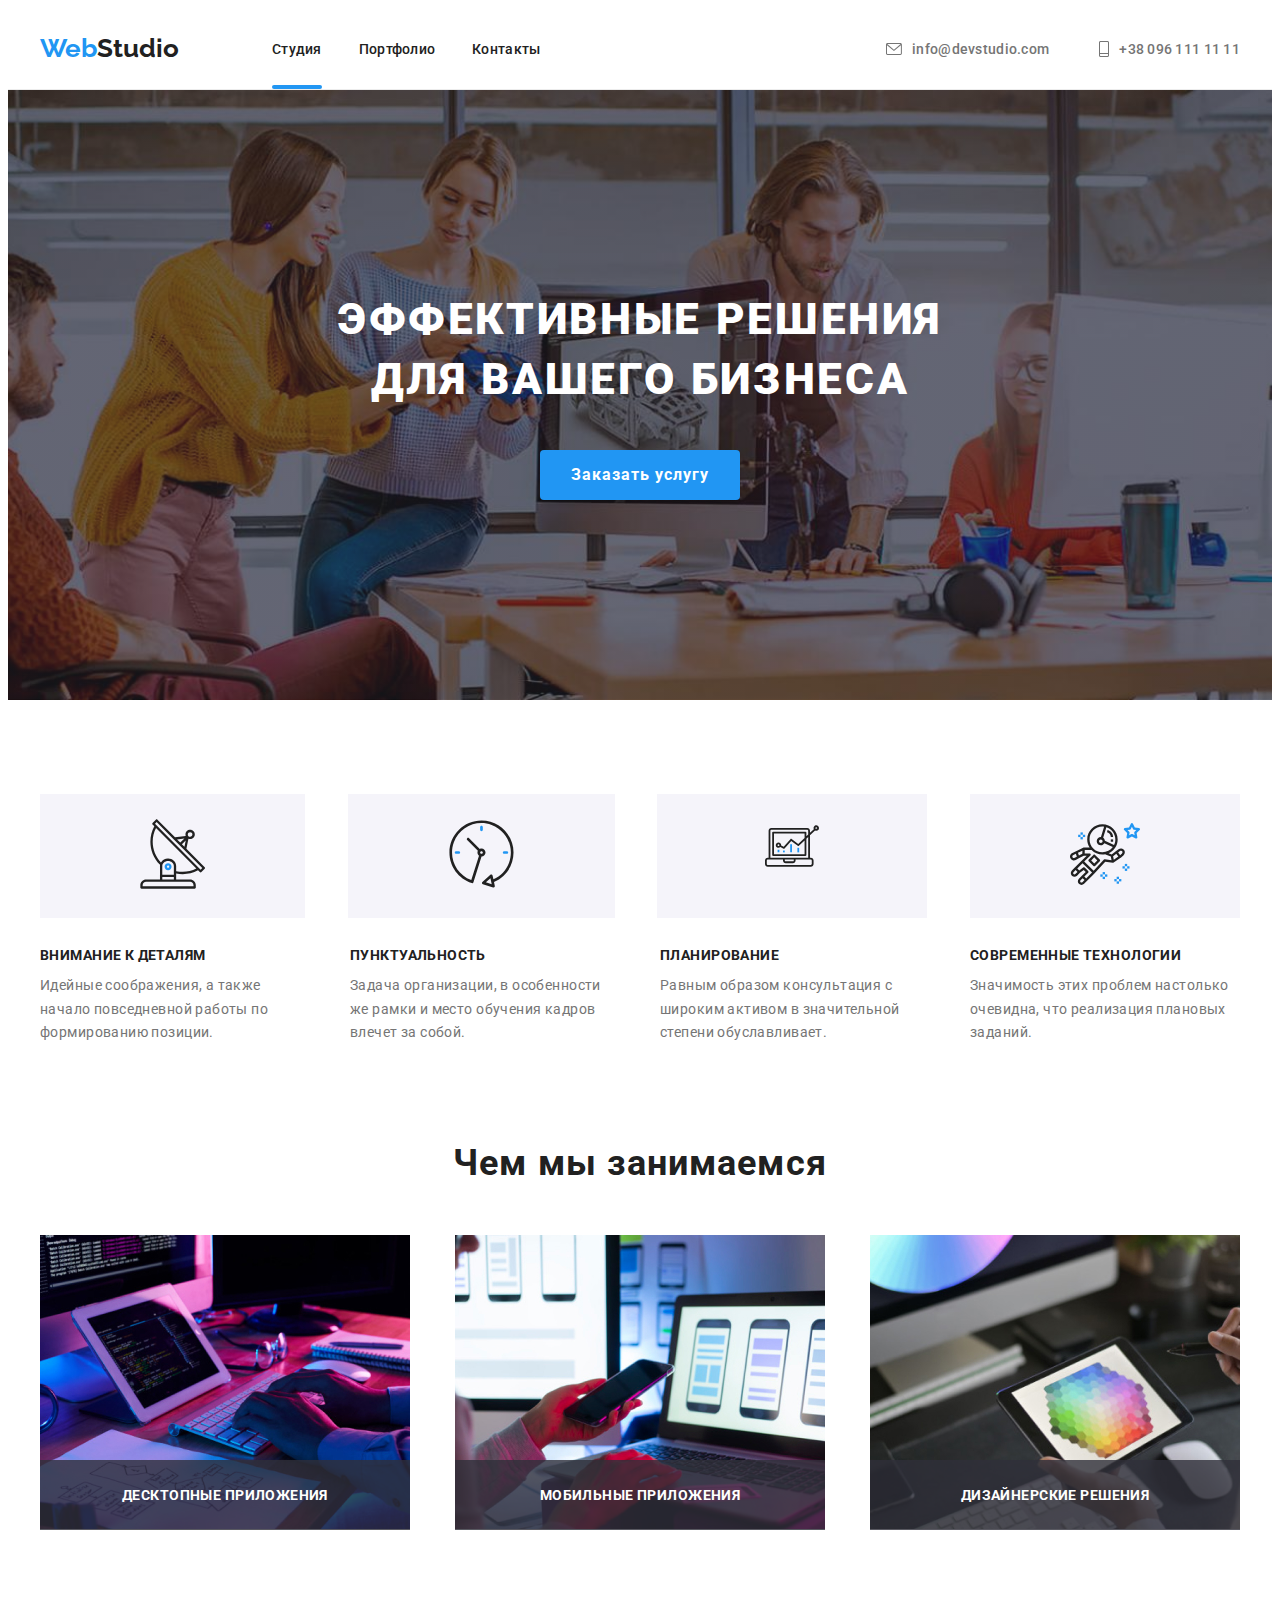
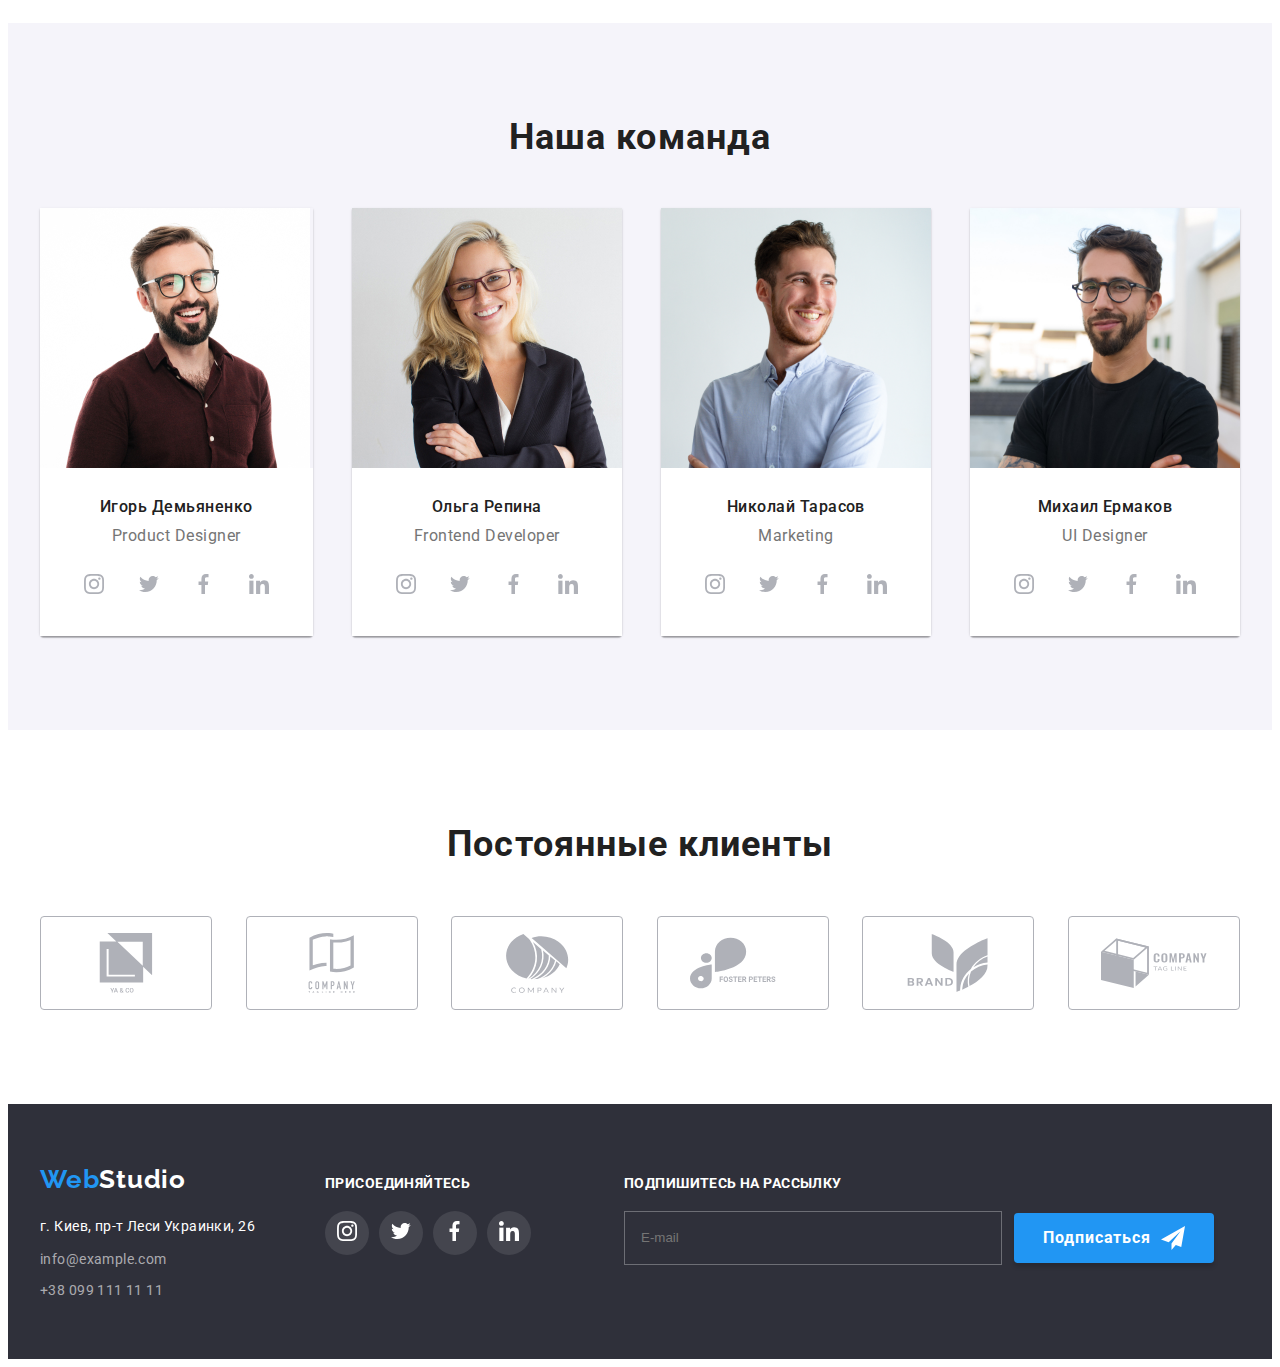
<file: index.html>
<!DOCTYPE html>
<html lang="ru">
<head>
    <meta charset="UTF-8">
    <meta http-equiv="X-UA-Compatible" content="IE=edge">
    <meta name="viewport" content="width=device-width, initial-scale=1.0">
    <title>WebStudio</title>
    <link rel="stylesheet" href="https://github.com/sindresorhus/modern-normalize/blob/main/modern-normalize.css">
    <link rel="preconnect" href="https://fonts.googleapis.com">
    <link rel="preconnect" href="https://fonts.gstatic.com" crossorigin>
    <link href="https://fonts.googleapis.com/css2?family=Raleway:wght@700&family=Roboto:wght@400;500;700;900&display=swap" rel="stylesheet">
    <link href="https://fonts.googleapis.com/css2?family=Raleway:wght@700&display=swap" rel="stylesheet">
    <link
            rel="stylesheet"
            href="https://cdnjs.cloudflare.com/ajax/libs/modern-normalize/1.1.0/modern-normalize.min.css"
            integrity="sha512-wpPYUAdjBVSE4KJnH1VR1HeZfpl1ub8YT/NKx4PuQ5NmX2tKuGu6U/JRp5y+Y8XG2tV+wKQpNHVUX03MfMFn9Q=="
            crossorigin="anonymous"
            referrerpolicy="no-referrer"
        />
    <link rel="stylesheet" href="css/style.css">

</head>
<body>
    <header class="header">
        <div class="conteiner header-conteiner">
        <nav class="heder-nav">
        <a href="index.html" class="header-logo link" lang="en">Web<span class="header-studio">Studio</span></a>
        <ul class="list header-list">
            <li class="header-item"><a href="index.html" class="header-link link current">Студия</a></li>
            <li class="header-item"><a href="portfolio.html" class="header-link link">Портфолио</a></li>
            <li class="header-item"><a href="" class="header-link link">Контакты</a></li>
        </ul>
        </nav>
        <ul class="header-address list">
            <li class="header-address-item">
                <a href="mailto:info@devstudio.com" class="header-contacts link">
                    <svg class="header-address-icon" width="16" height="12">
                        <use href="symbol.svg#icon-envelope"></use>
                    </svg>
                   info@devstudio.com
                </a>
            </li>
            <li class="header-address-item">
                <a href="tel:+380961111111" class="header-contacts link">
                    <svg class="header-address-icon" width="10" height="16">
                        <use href="symbol.svg#icon-tel"></use>
                    </svg>
                    +38 096 111 11 11
                </a>
            </li>
        </ul>
        </div>  
    </header>
    <main>
        <section class="hero">
            <div class="hero-conteiner conteiner">
                <h1 class="hero-title">Эффективные решения<br> для вашего бизнеса</h1>
                <div class="hero-btn-position">
                <button type="button" class="hero-btn" data-modal-open>Заказать услугу</button>
              </div>
            </div>
        </section>
        <section class="about section">
            <div  class="about-conteiner conteiner">
            <h2 class="about-title">Пусто</h2>
            <ul class="about-icon-list list">
                <li class="about-icon-item">
                    <svg class="about-icon" width="65" height="70">
                        <use href="symbol.svg#icon-Vector-1"></use>
                    </svg>
                </li>
                <li class="about-icon-item">
                    <svg class="about-icon" width="67" height="70">
                        <use href="symbol.svg#icon-Vector-2"></use>
                    </svg>
                </li>
                <li class="about-icon-item">
                    <svg class="about-icon" width="70" height="54">
                        <use href="symbol.svg#icon-Vector-3"></use>
                    </svg>
                </li>
                <li class="about-icon-item">
                    <svg class="about-icon" width="70" height="70">
                        <use href="symbol.svg#icon-Vector-4"></use>
                    </svg>
                </li>
            </ul>
            <ul class="about-list list">
                <li class="about-item">
                    <h3 class="about-third-title">Внимание к деталям</h3>
                    <p class="about-text">Идейные соображения, а также начало повседневной работы по формированию позиции.</p>
                </li>
                <li class="about-item">
                    <h3 class="about-third-title">Пунктуальность</h3>
                    <p class="about-text">Задача организации, в особенности же рамки и место обучения кадров влечет за собой.</p>
                </li>
                <li class="about-item">
                    <h3 class="about-third-title">Планирование</h3>
                    <p class="about-text">Равным образом консультация с широким активом в значительной степени обуславливает.</p>
                </li>
                <li class="about-item">
                    <h3 class="about-third-title">Современные технологии</h3>
                    <p class="about-text">Значимость этих проблем настолько очевидна, что реализация плановых заданий.</p>
                </li>
            </ul>
            </div>
        </section>

        <section class="reasons section">
            <div class="reasons-conteiner conteiner">
                <h2 class="reasons-title">Чем мы занимаемся</h2>
                <ul class="reasons-list list">
                    <li class="reasons-item">
                        <img src="images/koding.jpg" alt="пишем код" width="370" height="294">
                        <h3 class="reasons-third-title">Десктопные приложения</h3>
                    </li>
                    <li class="reasons-item">
                        <img src="images/mobile.jpg" alt="мобильные приложение" width="370" height="294">
                        <h3 class="reasons-third-title">Мобильные приложения</h3>
                    </li>
                    <li class="reasons-item">
                        <img src="images/designing.jpg" alt="разработка дизайна" width="370" height="294">
                        <h3 class="reasons-third-title">Дизайнерские решения</h3>
                    </li>
                </ul>
        </div>
            </section>
            <section class="masters section">
                <div class="masters-conteiner conteiner">
                    <h2 class="masters-title">Наша команда</h2>
                    <ul class="masters-list list">
                        <li class="masters-item">
                            <img src="images/designer.jpg" alt="Игорь Демьяненко" width="270" height="260">
                            <div class="masters-name">
                            <h3 class="masters-third-title">Игорь Демьяненко</h3>
                            <p class="masters-text">Product Designer</p>
                             </div>
                             <ul class="masters-social-list list">
                                <li class="masters-social-item">
                                    <a class="master-social-link link" href="">
                                   <svg class="masters-social-icon" width="20" height="20">
                                       <use href="symbol.svg#icon-inst"></use>
                                   </svg>
                                   </a>
                                </li>
                                 <li class="masters-social-item">
                                     <a class="master-social-link link" href="">
                                    <svg class="masters-social-icon" width="20" height="20">
                                        <use href="symbol.svg#icon-twit"></use>
                                    </svg>
                                 </a>
                                 </li>
                                 <li class="masters-social-item">
                                     <a class="master-social-link link" href="">
                                    <svg class="masters-social-icon" width="20" height="20">
                                        <use href="symbol.svg#icon-fb"></use>
                                    </svg>
                                  </a>
                                 </li>
                                 <li class="masters-social-item">
                                     <a class="master-social-link link" href="">
                                    <svg class="masters-social-icon" width="20" height="20">
                                        <use href="symbol.svg#icon-linkd"></use>
                                    </svg>
                                   </a>
                                 </li>
                             </ul>
                        </li>
                        <li class="masters-item">
                            <img src="images/developer.jpg" alt="Ольга Репина" width="270" height="260">
                            <div class="masters-name">
                            <h3 class="masters-third-title">Ольга Репина</h3>
                            <p class="masters-text">Frontend Developer</p>
                            </div>
                            <ul class="masters-social-list list">
                                <li class="masters-social-item">
                                    <a class="master-social-link link" href="">
                                   <svg class="masters-social-icon" width="20" height="20">
                                       <use href="symbol.svg#icon-inst"></use>
                                   </svg>
                                   </a>
                                </li>
                                 <li class="masters-social-item">
                                     <a class="master-social-link link" href="">
                                    <svg class="masters-social-icon" width="20" height="20">
                                        <use href="symbol.svg#icon-twit"></use>
                                    </svg>
                                 </a>
                                 </li>
                                 <li class="masters-social-item">
                                     <a class="master-social-link link" href="">
                                    <svg class="masters-social-icon" width="20" height="20">
                                        <use href="symbol.svg#icon-fb"></use>
                                    </svg>
                                  </a>
                                 </li>
                                 <li class="masters-social-item">
                                     <a class="master-social-link link" href="">
                                    <svg class="masters-social-icon" width="20" height="20">
                                        <use href="symbol.svg#icon-linkd"></use>
                                    </svg>
                                   </a>
                                 </li>
                             </ul>
                        </li>
                        <li class="masters-item">
                            <img src="images/marketing.jpg" alt="Николай Тарасов" width="270" height="260">
                            <div class="masters-name">
                            <h3 class="masters-third-title">Николай Тарасов</h3>
                            <p class="masters-text">Marketing</p>
                            </div>
                            <ul class="masters-social-list list">
                                <li class="masters-social-item">
                                    <a class="master-social-link link" href="">
                                   <svg class="masters-social-icon" width="20" height="20">
                                       <use href="symbol.svg#icon-inst"></use>
                                   </svg>
                                   </a>
                                </li>
                                 <li class="masters-social-item">
                                     <a class="master-social-link link" href="">
                                    <svg class="masters-social-icon" width="20" height="20">
                                        <use href="symbol.svg#icon-twit"></use>
                                    </svg>
                                 </a>
                                 </li>
                                 <li class="masters-social-item">
                                     <a class="master-social-link link" href="">
                                    <svg class="masters-social-icon" width="20" height="20">
                                        <use href="symbol.svg#icon-fb"></use>
                                    </svg>
                                  </a>
                                 </li>
                                 <li class="masters-social-item">
                                     <a class="master-social-link link" href="">
                                    <svg class="masters-social-icon" width="20" height="20">
                                        <use href="symbol.svg#icon-linkd"></use>
                                    </svg>
                                   </a>
                                 </li>
                                </ul>
                        </li>
                        <li class="masters-item">
                            <img src="images/uidesigner.jpg" alt="Михаил Ермаков" width="270" height="260">
                            <div class="masters-name">
                            <h3 class="masters-third-title">Михаил Ермаков</h3>
                            <p lang="en" class="masters-text">UI Designer</p>
                            </div>
                            <ul class="masters-social-list list">
                                <li class="masters-social-item">
                                    <a class="master-social-link link" href="">
                                   <svg class="masters-social-icon" width="20" height="20">
                                       <use href="symbol.svg#icon-inst"></use>
                                   </svg>
                                   </a>
                                </li>
                                 <li class="masters-social-item">
                                     <a class="master-social-link link" href="">
                                    <svg class="masters-social-icon" width="20" height="20">
                                        <use href="symbol.svg#icon-twit"></use>
                                    </svg>
                                 </a>
                                 </li>
                                 <li class="masters-social-item">
                                     <a class="master-social-link link" href="">
                                    <svg class="masters-social-icon" width="20" height="20">
                                        <use href="symbol.svg#icon-fb"></use>
                                    </svg>
                                  </a>
                                 </li>
                                 <li class="masters-social-item">
                                     <a class="master-social-link link" href="">
                                    <svg class="masters-social-icon" width="20" height="20">
                                        <use href="symbol.svg#icon-linkd"></use>
                                    </svg>
                                   </a>
                                 </li>
                             </ul>
                        </li>
            </ul>
        </div>
        </section>
        <section class="always-client section">
            <div class="conteiner">
            <h2 class="always-client-title">Постоянные клиенты</h2>
            <ul class="always-client-list list">
                <li class="always-client-item">
                    <a href="" class="always-client-link link">
                   <svg class="always-client-icon" width="106" height="60">
                       <use href="symbol.svg#icon-Union"></use>
                   </svg>
                  </a>
                </li>
                <li class="always-client-item">
                    <a href="" class="always-client-link link">
                   <svg class="always-client-icon" width="106" height="60">
                       <use href="symbol.svg#icon-group"></use>
                   </svg>
                  </a>
                </li>
                <li class="always-client-item">
                    <a href="" class="always-client-link link">
                   <svg class="always-client-icon" width="106" height="60">
                       <use href="symbol.svg#icon-group-1"></use>
                   </svg>
                  </a>
                </li>
                <li class="always-client-item">
                    <a href="" class="always-client-link link">
                   <svg class="always-client-icon" width="106" height="60">
                       <use href="symbol.svg#icon-group-2"></use>
                   </svg>
                  </a>
                </li>
                <li class="always-client-item">
                    <a href="" class="always-client-link link">
                   <svg class="always-client-icon" width="106" height="60">
                       <use href="symbol.svg#icon-group-3"></use>
                   </svg>
                  </a>
                </li>
                <li class="always-client-item">
                    <a href="" class="always-client-link link">
                   <svg class="always-client-icon" width="106" height="60">
                       <use href="symbol.svg#icon-group-4"></use>
                   </svg>
                  </a>
                </li>
            </ul>
        </div>
        </section>
    </main>
    <footer class="footer">
        <div class="footer-conteiner conteiner">
            <div class="footer-left">
        <a class="footer-logo link" href="#">Web<span class="footer-studio">Studio</span></a>
        <address class="footer-address">
        <ul class="footer-address-list list">
            <li class="footer-address-item"><a class="footer-address-map link" href="https://goo.gl/maps/crR1cSMtYwbJjdkB9">г. Киев, пр-т Леси Украинки, 26</a></li>
            <li class="footer-address-item"><a class="footer-address-mail link" href="mailto:info@example.com" target="_blank">info@example.com</a></li>
            <li class="footer-address-item"><a class="footer-address-tel link" href="tel:+380991111111">+38 099 111 11 11</a></li>
        </ul> 
        </address>
            </div>
            <div class="footer-midle">
                <h3 class="footer-third-title">Присоединяйтесь</h3>
                <ul class="footer-social-list list">
                    <li class="footer-social-item">
                        <a href="" class="link">
                       <svg class="footer-social-icon" width="20" height="20">
                           <use href="symbol.svg#icon-inst"></use>
                       </svg>
                       </a>
                    </li>
                    <li class="footer-social-item">
                        <a href="">
                       <svg class="footer-social-icon" width="20" height="20">
                           <use href="symbol.svg#icon-twit"></use>
                       </svg>
                    </a>
                    </li>
                    <li class="footer-social-item">
                        <a href="">
                       <svg class="footer-social-icon" width="20" height="20">
                           <use href="symbol.svg#icon-fb"></use>
                       </svg>
                     </a>
                    </li>
                    <li class="footer-social-item">
                        <a href="">
                       <svg class="footer-social-icon" width="20" height="20">
                           <use href="symbol.svg#icon-linkd"></use>
                       </svg>
                      </a>
                    </li>
                </ul>
            </div>
            <div class="footer-right">
                <h2 class="footer-right-title">Подпишитесь на рассылку</h2>
                <div class="footer-right-wrap">
                <input type="text" name="E-mail" class="footer-input" placeholder="E-mail"> 
                <button type="submit" class="footer-btn">
                    <div class="footer-btn-content">
                        <h2 class="footer-btn-title">Подписаться</h2>
                        <svg class="footer-btn-icon" width="24" height="24">
                            <use href="symbol.svg#icon-send"></use>
                        </svg>
                    </div>
                </button>
            </div>
            </div>
        </div>         
    </footer>
    <div class="backdrop is-hidden" data-modal >
        <div class="modal">
            <button type="button" class="modal-close" data-modal-close>
                <svg class="modal-close-icon" width="18" height="18">
                    <use href="symbol.svg#icon-close"></use>
                </svg>
            </button>
            <p class="modal-title">Оставьте свои данные, мы вам перезвоним</p>
            <form action="#" class="modal-form">
                <div class="modal-form-field">
                    <label for="user-name" class="modal-input-text">Имя</label>
                    <div class="modal-input-wrap">
                        <input type="text" minlength="2" name="name" class="modal-input" required="required" id="user-name">
                        <svg class="input-icon" width="12" height="12">
                            <use href="./symbol.svg#icon-name"></use>
                        </svg>
                    </div>
                </div>
                <div class="modal-form-field">
                    <label for="user-name" class="modal-input-text">Телефон</label>
                    <div class="modal-input-wrap">
                        <input type="text" minlength="2" name="name" class="modal-input" required="required" id="user-tel">
                        <svg class="input-icon" width="15" height="15">
                            <use href="./symbol.svg#icon-telephon"></use>
                        </svg>
                    </div>
                </div>
                <div class="modal-form-field">
                    <label for="user-name" class="modal-input-text">Почта</label>
                    <div class="modal-input-wrap">
                        <input type="text" minlength="2" name="mail" class="modal-input" required="required" id="user-mail">
                        <svg class="input-icon" width="15" height="12">
                            <use href="./symbol.svg#icon-mail"></use>
                        </svg>
                    </div>
                </div>
                <div class="modal-form-field">
                    <label for="user-name" class="modal-input-text">Комментарий</label>
                    <div class="modal-input-wrap">
                        <textarea name="coment" class="modal-text" placeholder="Введите текст"></textarea>
                    </div>
                </div>
                <div class="modal-form-field">
                    <input type="checkbox" name="policy" id="modal-check" class="modal-check is-hidden"/>
                    <label for="modal-check" class="modal-check-text" tabindex="1">
                        <span>
                            <svg class="icon-check" width="16" height="15">
                                    <use href="symbol.svg#icon-check"></use>
                                </svg>
                            </span>
                    Соглашаюсь с рассылкой и принимаю
                    <a href="#" class="modal-check-link">Условия договора</a>
                </label>
                </div>
                <button type="submit" class="hero-btn modal-btn" data-modal-open>Отправить</button>
            </form>
        </div>
    </div>
    <script src="./js/modal.js"></script>
</body>
</html>
</file>
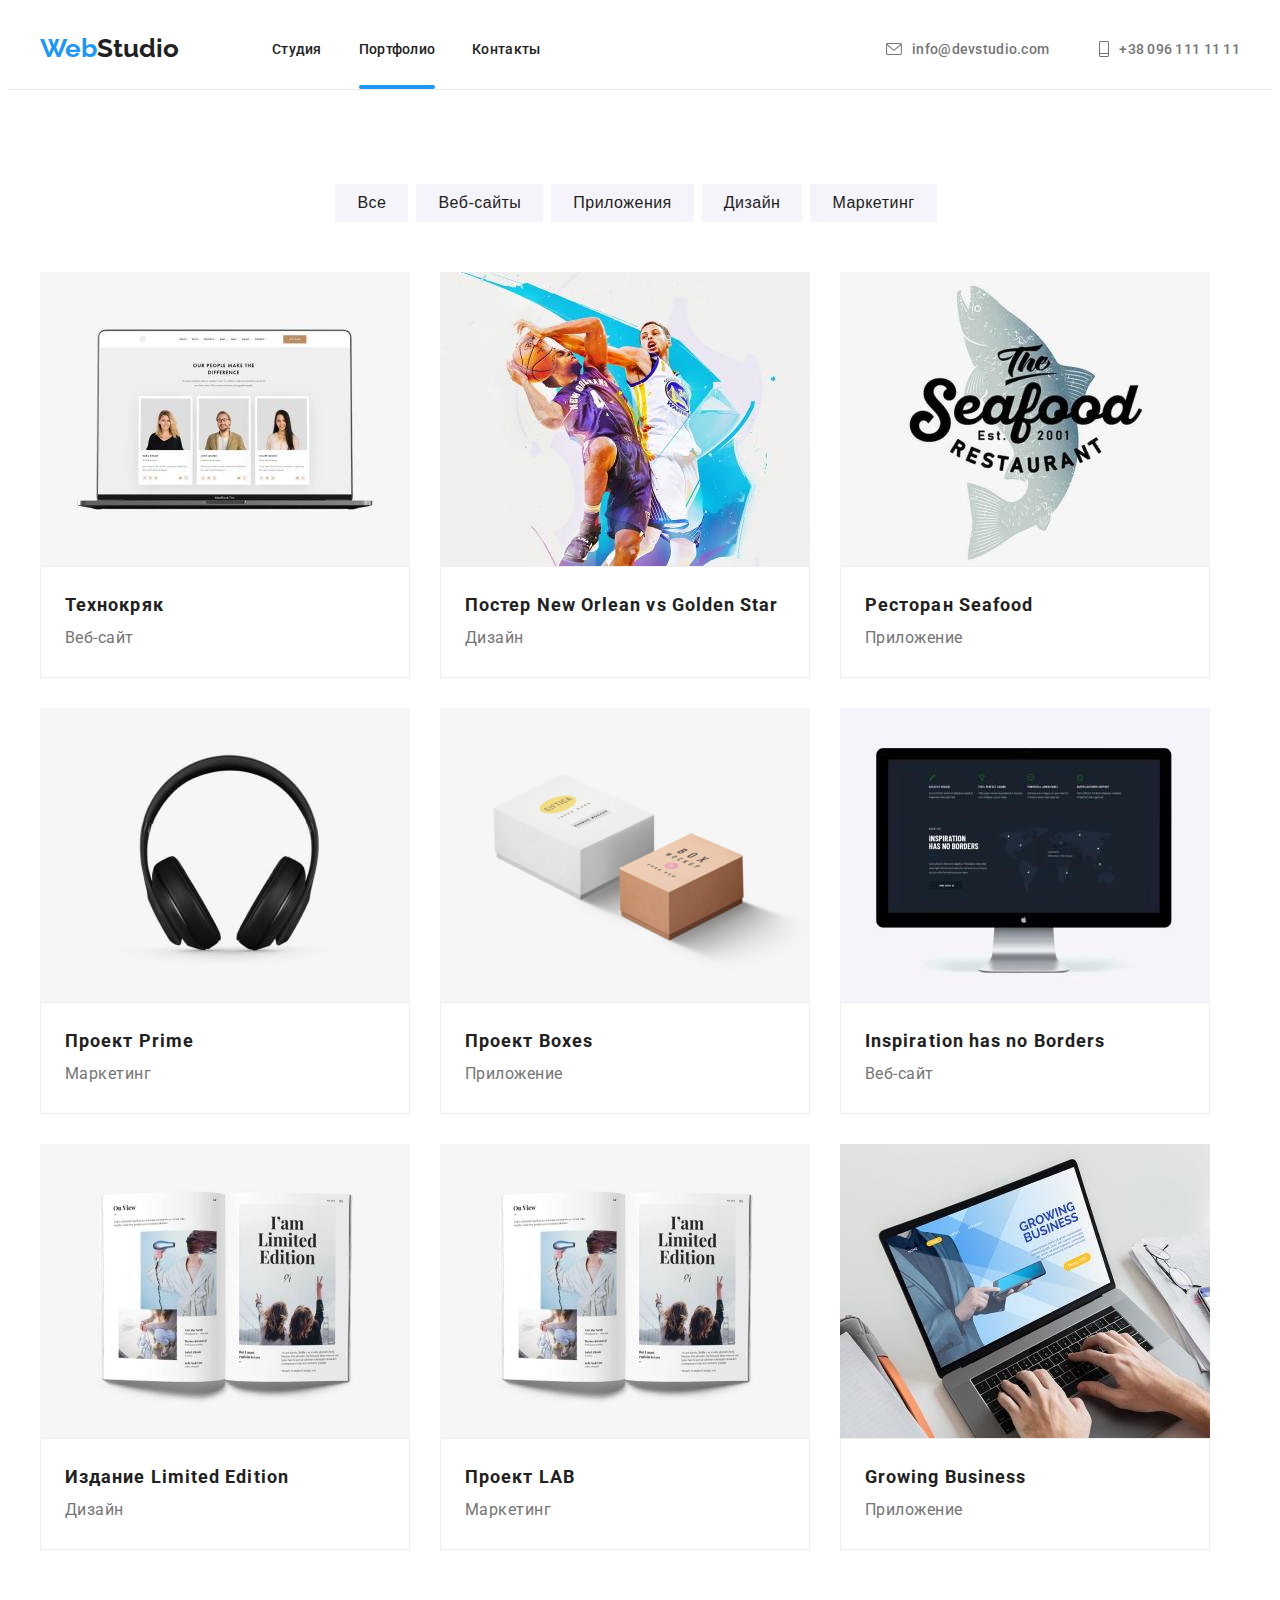
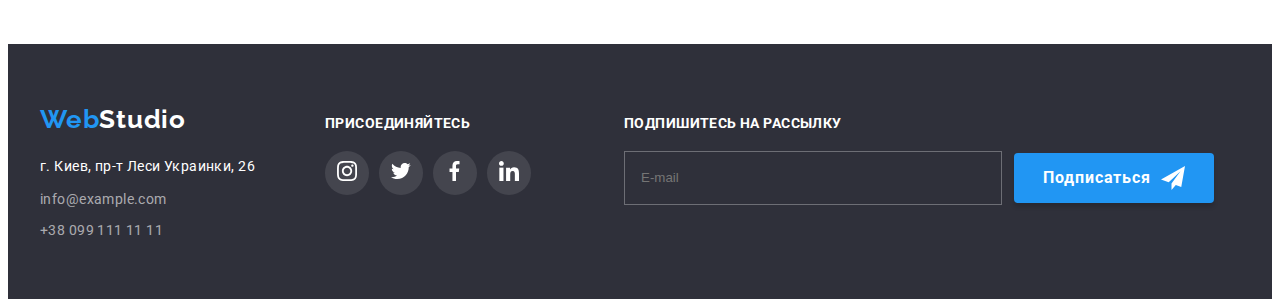
<file: portfolio.html>
<!DOCTYPE html>
<html lang="ru">
<head>
    <meta charset="UTF-8">
    <meta http-equiv="X-UA-Compatible" content="IE=edge">
    <meta name="viewport" content="width=device-width, initial-scale=1.0">
    <title>Портфолио</title>
    <link rel="preconnect" href="https://fonts.googleapis.com">
    <link rel="preconnect" href="https://fonts.gstatic.com" crossorigin>
    <link href="https://fonts.googleapis.com/css2?family=Raleway:wght@700&family=Roboto:wght@400;500;700;900&display=swap" rel="stylesheet">
    <link href="https://fonts.googleapis.com/css2?family=Raleway:wght@700&display=swap" rel="stylesheet">
    <link rel="stylesheet" href="css/style.css">
</head>
<body>
    <header class="header">
        <div class="conteiner header-conteiner">
        <nav class="heder-nav">
        <a href="index.html" class="header-logo link" lang="en">Web<span class="header-studio">Studio</span></a>
        <ul class="list header-list">
            <li class="header-item"><a href="index.html" class="header-link link">Студия</a></li>
            <li class="header-item"><a href="portfolio.html" class="header-link link current">Портфолио</a></li>
            <li class="header-item"><a href="" class="header-link link">Контакты</a></li>
        </ul>
        </nav>
        <ul class="header-address list">
            <li class="header-address-item">
                <a href="mailto:info@devstudio.com" class="header-contacts link">
                    <svg class="header-address-icon" width="16" height="12">
                        <use href="symbol.svg#icon-envelope"></use>
                    </svg>
                   info@devstudio.com
                </a>
            </li>
            <li class="header-address-item">
                <a href="tel:+380961111111" class="header-contacts link">
                    <svg class="header-address-icon" width="10" height="16">
                        <use href="symbol.svg#icon-tel"></use>
                    </svg>
                    +38 096 111 11 11
                </a>
            </li>
        </ul>
        </div>  
    </header>
    <main>
    <section class="content section">
        <div class="content-conteiner conteiner">
        <h1 class="content-title">Пусто</h1>
        <ul class="content-list list">
            <li class="content-item"><button class="content-btn" type="button">Все</button></li>
            <li class="content-item"><button class="content-btn" type="button">Веб-сайты</button></li>
            <li class="content-item"><button class="content-btn" type="button">Приложения</button></li>
            <li class="content-item"><button class="content-btn" type="button">Дизайн</button></li>
            <li class="content-item"><button class="content-btn" type="button">Маркетинг</button></li>
        </ul>
        <ul class="second-content list">
            <li class="second-content-item">
                <a class="second-content-link link" href="">
                    <div class="second-item-wrap">
                    <img class="second-content-img" src="images/notebook.jpg" alt="Технокряк" width="370" height="294">
                    <p class="second-text">Технокряк это современная площадка распространения коронавируса.
                    Компании используют эту платформу для цифрового шпионажа и атак на защищённые сервера конкурентов.</p>
                    </div>
                    <div class="card-item">
                    <h2 class="second-content-title">Технокряк</h2>
                    <p class="second-content-text">Веб-сайт</p>
                    </div>
                </a>
            </li>
            <li class="second-content-item">
                <a class="second-content-link link" href="">
                    <div class="second-item-wrap">
                    <img class="second-content-img" src="images/basket.jpg" alt="баскетбол" width="370" height="294">
                    <p class="second-text">Технокряк это современная площадка распространения коронавируса.
                        Компании используют эту платформу для цифрового шпионажа и атак на защищённые сервера конкурентов.</p>
                        </div>
                    <div class="card-item">
                    <h2 class="second-content-title">Постер New Orlean vs Golden Star</h2>
                    <p class="second-content-text">Дизайн</p>
                     </div>  
                </a>
            </li>
            <li class="second-content-item">
                <a class="second-content-link link" href="">
                    <div class="second-item-wrap">
                    <img class="second-content-img" src="images/restoran-logo.jpg" alt="лого ресторана" width="370" height="294">
                    <p class="second-text">Технокряк это современная площадка распространения коронавируса.
                        Компании используют эту платформу для цифрового шпионажа и атак на защищённые сервера конкурентов.</p>
                        </div>
                    <div class="card-item">
                    <h2 class="second-content-title">Ресторан Seafood</h2>
                    <p class="second-content-text">Приложение</p>
                    </div>
                </a>
            </li>
            <li class="second-content-item">
                <a class="second-content-link link" href="">
                    <div class="second-item-wrap">
                    <img class="second-content-img" src="images/naushniki.jpg" alt="наушники" width="370" height="294">
                    <p class="second-text">Технокряк это современная площадка распространения коронавируса.
                        Компании используют эту платформу для цифрового шпионажа и атак на защищённые сервера конкурентов.</p>
                        </div>
                    <div class="card-item">
                    <h2 class="second-content-title">Проект Prime</h2>
                    <p class="second-content-text">Маркетинг</p>
                    </div>
                </a>
            </li>
            <li class="second-content-item">
                <a class="second-content-link link" href="">
                    <div class="second-item-wrap">
                    <img class="second-content-img" src="images/boxes.png" alt="короки" width="370" height="294">
                    <p class="second-text">Технокряк это современная площадка распространения коронавируса.
                        Компании используют эту платформу для цифрового шпионажа и атак на защищённые сервера конкурентов.</p>
                        </div>
                    <div class="card-item">
                    <h2 class="second-content-title">Проект Boxes</h2>
                    <p class="second-content-text">Приложение</p>
                    </div>
                </a>
            </li>
            <li class="second-content-item">
                <a class="second-content-link link" href="">
                    <div class="second-item-wrap">
                    <img class="second-content-img" src="images/imac.jpg" alt="аймак" width="370" height="294">
                    <p class="second-text">Технокряк это современная площадка распространения коронавируса.
                        Компании используют эту платформу для цифрового шпионажа и атак на защищённые сервера конкурентов.</p>
                        </div>
                    <div class="card-item">
                    <h2 class="second-content-title" lang="en">Inspiration has no Borders</h2>
                    <p class="second-content-text">Веб-сайт</p>
                    </div>
                </a>
            </li>
            <li class="second-content-item">
                <a class="second-content-link link" href="">
                    <div class="second-item-wrap">
                    <img class="second-content-img" src="images/book.jpg" alt="книга" width="370" height="294">
                    <p class="second-text">Технокряк это современная площадка распространения коронавируса.
                        Компании используют эту платформу для цифрового шпионажа и атак на защищённые сервера конкурентов.</p>
                        </div>
                    <div class="card-item">
                    <h2 class="second-content-title">Издание Limited Edition</h2>
                    <p class="second-content-text">Дизайн</p>
                    </div>
                </a>
            </li>
            <li class="second-content-item">
                <a class="second-content-link link" href="">
                    <div class="second-item-wrap">
                    <img class="second-content-img" src="images/book.jpg" alt="табличка" width="370" height="294">
                    <p class="second-text">Технокряк это современная площадка распространения коронавируса.
                        Компании используют эту платформу для цифрового шпионажа и атак на защищённые сервера конкурентов.</p>
                        </div>
                    <div class="card-item">
                    <h2 class="second-content-title">Проект LAB</h2>
                    <p class="second-content-text">Маркетинг</p>
                    </div>
                </a>
            </li>
            <li class="second-content-item">
                <a class="second-content-link link" href="">
                    <div class="second-item-wrap">
                    <img class="second-content-img" src="images/working.jpg" alt="работа за ноутбуком" width="370" height="294">
                    <p class="second-text">Технокряк это современная площадка распространения коронавируса.
                        Компании используют эту платформу для цифрового шпионажа и атак на защищённые сервера конкурентов.</p>
                        </div>
                    <div class="card-item">
                    <h2 class="second-content-title">Growing Business</h2>
                    <p class="second-content-text">Приложение</p>
                    </div>
                </a>
            </li>
        </ul>
    </div>
    </section>
</main>
<footer class="footer">
    <div class="footer-conteiner conteiner">
        <div class="footer-left">
    <a class="footer-logo link" href="#">Web<span class="footer-studio">Studio</span></a>
    <address class="footer-address">
    <ul class="footer-address-list list">
        <li class="footer-address-item"><a class="footer-address-map link" href="https://goo.gl/maps/crR1cSMtYwbJjdkB9">г. Киев, пр-т Леси Украинки, 26</a></li>
        <li class="footer-address-item"><a class="footer-address-mail link" href="mailto:info@example.com" target="_blank">info@example.com</a></li>
        <li class="footer-address-item"><a class="footer-address-tel link" href="tel:+380991111111">+38 099 111 11 11</a></li>
    </ul> 
    </address>
        </div>
        <div class="footer-midle">
            <h3 class="footer-third-title">Присоединяйтесь</h3>
            <ul class="footer-social-list list">
                <li class="footer-social-item">
                    <a href="" class="link">
                   <svg class="footer-social-icon" width="20" height="20">
                       <use href="symbol.svg#icon-inst"></use>
                   </svg>
                   </a>
                </li>
                <li class="footer-social-item">
                    <a href="">
                   <svg class="footer-social-icon" width="20" height="20">
                       <use href="symbol.svg#icon-twit"></use>
                   </svg>
                </a>
                </li>
                <li class="footer-social-item">
                    <a href="">
                   <svg class="footer-social-icon" width="20" height="20">
                       <use href="symbol.svg#icon-fb"></use>
                   </svg>
                 </a>
                </li>
                <li class="footer-social-item">
                    <a href="">
                   <svg class="footer-social-icon" width="20" height="20">
                       <use href="symbol.svg#icon-linkd"></use>
                   </svg>
                  </a>
                </li>
            </ul>
        </div>
        <div class="footer-right">
            <h2 class="footer-right-title">Подпишитесь на рассылку</h2>
            <div class="footer-right-wrap">
            <input type="text" name="E-mail" class="footer-input" placeholder="E-mail"> 
            <button type="submit" class="footer-btn">
                <div class="footer-btn-content">
                    <h2 class="footer-btn-title">Подписаться</h2>
                    <svg class="footer-btn-icon" width="24" height="24">
                        <use href="symbol.svg#icon-send"></use>
                    </svg>
                </div>
            </button>
        </div>
        </div>
    </div>         
</footer>
</body>
</html>
</file>
<file: css/style.css>
:root {
    --main-title-color: #ffffff;
    --second-title-color: #212121;
    --first-text-color: #757575;
    --second-text-color: rgba(255, 255, 255, 0.6);
    --logo-hover-color: #2196F3;
    --cubic: cubic-bezier(0.4, 0, 0.2, 1);
}

body {
    font-family: 'Roboto', sans-serif;
}

h1, h2, h3, h4, h5, h6, p {
    margin: 0;
}

ul {
    margin: 0;
    padding: 0;
}

img {
    display: block;
    max-width: 100%;
    height: auto;
}
button {
    cursor: pointer;
}

.conteiner {
    width: 1200px;
    padding-left: 15px;
    padding-right: 15px;
    margin: 0 auto;
}

.section {
    padding-top: 94px;
    padding-bottom: 94px;
    justify-content: center;
}

.list {
    list-style: none;
}

.link {
    text-decoration: none;
}

.header {
    border-bottom: 1px solid #ECECEC;
}

.heder-nav {
    display: flex;
    align-items: center;
}

.header-conteiner {
    display: flex;
    align-items: center;
    justify-content: space-between;
}

.header-address {
    display: flex;
}

.header-address-item {
    margin-right: 50px;
}
.header-address-item:last-child {
    margin-right: 0;
}

.header-logo {
    color: var(--logo-hover-color);
    font-weight: bold;
    font-size: 26px;
    line-height: 1.2;
    font-family: 'raleway';
    margin-right: 93px;
    padding-top: 25px;
    padding-bottom: 25px;
}
.header-studio {
    color: var(--second-title-color);
    font-weight: bold;
    font-size: 26px;
    line-height: 1.2;
    font-family: 'raleway';
}

.header-list {
    display: flex;
}

.header-item {
    margin-right: 37px;
}

.header-item:last-child {
    margin-right: 0;
}

.header-link {
    font-weight: 500;
    font-size: 14px;
    line-height: 1.15;
    letter-spacing: 0.02em;
    color: var(--second-title-color);
    transition: 250ms var(--cubic);
    position: relative;
}
.header-link:hover {
    color: var(--logo-hover-color);
}
.current::after {
    content: '';
    width: 100%;
    height: 4px;
    background-color: var(--logo-hover-color);
    position: absolute;
    border-radius: 2px;
    left: 0;
    bottom: -32px;
}
.header-contacts {
    font-style: normal;
    font-weight: 500;
    font-size: 14px;
    line-height: 1.15;
    letter-spacing: 0.02em;
    color: var(--first-text-color);
    display: flex;
    justify-content: center;
    align-items: center;
    transition: 250ms var(--cubic);
}
.header-contacts:hover {
    color: var(--logo-hover-color);
}

.header-contacts:hover .header-address-icon {
   fill: var(--logo-hover-color);
}

.header-address-icon {
    margin-right: 10px;
    fill: #757575;
    transition: 250ms var(--cubic);
}

.hero  {
    background-color: #2F303A66;
    background-image: linear-gradient(#2F303A66,rgba(47, 48, 58, 0.4)),url(../images/hero-fon.jpg);
    background-repeat: no-repeat;
    background-position: center;
    background-size: cover;
    max-width: 1600px;
    margin: 0 auto;
    padding-top: 200px;
    padding-bottom: 200px;
}


.hero-title {
    font-weight: 900;
    font-size: 44px;
    line-height: 1.36;
    color: var(--main-title-color);
    text-align: center;
    letter-spacing: 0.06em;
    text-transform: uppercase;
    padding-bottom: 40px;
}


.hero-btn {
    font-family: Roboto;
    font-weight: bold;
    font-size: 16px;
    line-height: 1.9;
    text-align: center;
    letter-spacing: 0.06em;
    display: flex;
    align-items: center;
    color: var(--main-title-color);
    background-color: #2196F3;
    width: 200px;
    height: 50px;
    box-shadow: 0px 4px 4px rgba(0, 0, 0, 0.15);
    border-radius: 4px;
    justify-content: center;
    margin: auto;
    border: none;
}



.about-title {
    display: none;
}

.about-icon-list {
    display: flex;
    margin: 0 auto;
    justify-content: space-between;
    margin-bottom: 30px;
}

.about-icon-item {
    padding: 25px 100px 25px 100px;
    align-items: center;
    justify-content: center;
    background-color: #F5F4FA;
}

.about-list {
    display: flex;
    margin: 0 auto;
    justify-content: space-between;
}


.about-third-title {
    font-weight: bold;
    font-size: 14px;
    line-height: 1.14;
    letter-spacing: 0.03em;
    text-transform: uppercase;
    color: var(--second-title-color);
}

.about-text {
    font-weight: normal;
    font-size: 14px;
    line-height: 1.7;
    letter-spacing: 0.03em;
    color: var(--first-text-color);
    margin-top: 10px;
    width: 270px;
    height: 75px;
}


.reasons {
    padding-top: 0;
}
.reasons-title {
    font-weight: bold;
    font-size: 36px;
    line-height: 1.16;
    text-align: center;
    letter-spacing: 0.03em;
    color: var(--second-title-color);
}

.reasons-list {
    display: flex;
    margin-top: 50px;
    justify-content: space-between;
}

.reasons-item {
    position: relative;
}
.reasons-third-title {
    position: absolute;
    top: 225px;
    left: 0;
    font-weight: bold;
    font-size: 14px;
    line-height: 16px;
    text-align: center;
    letter-spacing: 0.03em;
    text-transform: uppercase;
    color: var(--main-title-color);
    width: 100%;
    padding-top: 27px;
    padding-bottom: 27px;
    background-color: rgba(47, 48, 58, 0.8);

}


.masters {
    background-color: #F5F4FA;;
}


.masters-title {
    font-weight: bold;
    font-size: 36px;
    line-height: 1.16;
    text-align: center;
    letter-spacing: 0.03em;
    color: var(--second-title-color);
}

.masters-list {
    display: flex;
    margin-top: 50px;
    justify-content: center;
    justify-content: space-between;
}

.masters-item {
    box-shadow: 0px 1px 3px rgba(0, 0, 0, 0.12), 0px 1px 1px rgba(0, 0, 0, 0.14), 0px 2px 1px rgba(0, 0, 0, 0.2);
border-radius: 0px 0px 4px 4px;
}

.masters-name {
    padding: 30px 60px 16px 60px;
    background-color: var(--main-title-color);
}

.masters-social-list {
    display: flex;
    margin: 0 auto;
    justify-content: center;
    justify-content: space-between;
    padding: 0px 32px 30px 32px;
    background-color: var(--main-title-color);
}
.master-social-link {
    border-radius: 50%;
    width: 44px;
    height: 44px;
    align-items: center;
    justify-content: center;
    display: flex;
    transition: 250ms var(--cubic);
}
.master-social-link:hover {
    background-color: var(--logo-hover-color);
}
.masters-social-icon {
    fill: #AFB1B8;
    transition: 250ms var(--cubic);
}
.masters-social-item:hover .masters-social-icon {
    fill: var(--main-title-color);
}
.masters-third-title {
    font-weight: 500;
    font-size: 16px;
    line-height: 1.18;
    text-align: center;
    letter-spacing: 0.03em;
    color: var(--second-title-color);
}

.masters-text {
    font-weight: normal;
    font-size: 16px;
    line-height: 1.18;
    text-align: center;
    letter-spacing: 0.03em;
    color: var(--first-text-color);
    padding-top: 10px;
}


.always-client-title {
    font-weight: bold;
    font-size: 36px;
    line-height: 1.16;
    text-align: center;
    letter-spacing: 0.03em;
    color: var(--second-title-color);
    margin-bottom: 50px;
}

.always-client-list {
    display: flex;
    margin-top: 0 auto;
    justify-content: space-between;
}

.always-client-item {
    display: flex;
    justify-content: center;
    align-items: center;
    border: 1px solid #AFB1B8;
    border-radius: 4px;
   
}
.always-client-link {
    transition: 250ms var(--cubic);
    display: flex;
}
.always-client-item:hover {
   border-color: var(--logo-hover-color);
}
.always-client-link:hover .always-client-icon {
    fill: var(--logo-hover-color);
}

.always-client-icon {
    fill: #AFB1B8;
    margin: 16px 32px 16px 32px;
    transition: 250ms var(--cubic);
}




.footer {
    background-color: #2F303A;
    padding-top: 60px;
    padding-bottom: 60px;
}
.footer-conteiner {
    display: flex;
    align-items: baseline;
}

.footer-left {
    margin-right: 70px;
}

.footer-third-title {
    font-weight: bold;
    font-size: 14px;
    line-height: 16px;
    text-align: left;
    vertical-align: top;
    letter-spacing:  0.03em;
    color: var(--main-title-color);
    text-transform: uppercase;
    margin-bottom: 20px;
}

.footer-social-list {
    display: flex;
    justify-content: center;
    justify-content: space-between;
    
}
.footer-social-item {
    border-radius: 50%;
    width: 44px;
    height: 44px;
    align-items: center;
    justify-content: center;
    display: flex;
    background-color: rgba(255, 255, 255, 0.1);
    margin-right: 10px;
    transition: 250ms var(--cubic);
}
.footer-social-item:last-child {
    margin-right: 0;
}
.footer-social-item:hover {
    background-color: var(--logo-hover-color);
}
.footer-social-icon {
    fill: var(--main-title-color);
    transition: 250ms var(--cubic);
}
.footer-logo {
    font-family: Raleway;
    font-weight: bold;
    font-size: 26px;
    line-height: 1.19;
    letter-spacing: 0.03em;
    color: var(--logo-hover-color);
    }

.footer-studio {
    font-family: Raleway;
    font-weight: bold;
    font-size: 26px;
    line-height: 1.19;
    letter-spacing: 0.03em;
    color: var(--main-title-color)
}

.footer-address-list {
    margin-top: 20px;
}

.footer-address-item {
    margin-bottom: 9px;
}
.footer-address-item:last-child {
    margin-bottom: 0;
}

.footer-address-map {
    font-weight: normal;
    font-style: normal;
    font-size: 14px;
    line-height: 1.7;
    letter-spacing: 0.03em;
    color: var(--main-title-color);
    transition: 250ms var(--cubic);
}
.footer-address-map:hover {
    color: var(--main-title-color);
}

.footer-address-mail {
    font-weight: normal;
    font-style: normal;
    font-size: 14px;
    line-height: 1.7;
    letter-spacing: 0.03em;
    color: rgba(255, 255, 255, 0.6);
    transition: 250ms var(--cubic);
}
.footer-address-mail:hover {
    color: var(--main-title-color);
}

.footer-address-tel {
    font-weight: normal;
    font-style: normal;
    font-size: 14px;
    line-height: 1,7;
    letter-spacing: 0.03em;
    color:rgba(255, 255, 255, 0.6);
    transition: 250ms var(--cubic);
}
.footer-address-tel:hover {
    color: var(--main-title-color);
}

.footer-right {
    margin-left: 93px;
    justify-content: space-between;
}
.footer-right-wrap {
    display: flex;
    justify-content: space-between;
}

.footer-right-title {
    font-weight: bold;
    font-size: 14px;
    line-height: 16px;
    letter-spacing: 0.03em;
    text-transform: uppercase;
    color: var(--main-title-color);
    margin-bottom: 20px;
    }

.footer-input {
    width: 358px;
    height: 50px;
    background-color: transparent;
    border: 1px solid rgba(255, 255, 255, 0.3);
    padding-left: 16px;
    margin-right: 12px;
    outline: none;
    color: rgba(255, 255, 255, 0.6);

}

.footer-btn {
    display: flex;
    align-items: center;
    background-color: #2196F3;
    width: 200px;
    height: 50px;
    box-shadow: 0px 4px 4px rgba(0, 0, 0, 0.15);
    border-radius: 4px;
    justify-content: center;
    margin: auto;
    border: none;
}
.footer-btn-title  {
    font-family: Roboto;
    font-style: normal;
    font-weight: bold;
    font-size: 16px;
    line-height: 30px;
    display: flex;
    align-items: center;
    text-align: center;
    letter-spacing: 0.06em;
    color: var(--main-title-color);
    margin-right: 10px;
}

.footer-btn-content {
    display: flex;
    align-items: center;
    justify-content: center;
}


/*portfolio*/


.content-title {
    display: none;
}

.content-list {
    display: flex;
    justify-content: center;
    margin-bottom: 50px;
}

.content-item {
    margin-right: 8px;
}
..content-item:last-child {
    margin-right: 0;
}
.content-btn {
    font-weight: 500;
    font-size: 16px;
    line-height: 1.6;
    text-align: center;
    letter-spacing: 0.03em;
    color: var(--second-title-color);
    background-color: #F5F4FA;
    border: none;
    padding: 6px 22px 6px 22px;
    transition: 250ms var(--cubic);
}
.content-btn:hover {
    color: var(--main-title-color);
    background-color: var(--logo-hover-color);
}

.second-content {
    display: flex;
    flex-wrap: wrap;
    margin-top: -30px;
    margin-right: -30px;
}

.second-content-item {
    margin-right: 30px;
    margin-top: 30px;
   
}
.second-content-item:last-child {
    margin-right: 0;
}
.second-content-link {
    display: block;
    transition: 250ms var(--cubic);
}
.second-content-link:hover  {
    box-sizing: border-box;
    box-shadow: 0px 1px 1px rgba(0, 0, 0, 0.12), 0px 4px 4px rgba(0, 0, 0, 0.06), 1px 4px 6px rgba(0, 0, 0, 0.16);
}

.second-content-title {
    font-weight: bold;
    font-size: 18px;
    line-height: 2;
    letter-spacing: 0.06em;
    color: var(--second-title-color);
    }

.second-content-text {
    font-weight: normal;
    font-size: 16px;
    line-height: 30px;
    letter-spacing: 0.03em;
    color: var(--first-text-color);
    margin-bottom: 4px;
}

.card-item {
    padding: 20px 24px 20px 24px;
    border: 1px solid #EEEEEE;
}

.second-item-wrap {
    position: relative;
    overflow: hidden;
}
.second-text {
    position: absolute;
    top: 0;
    left: 0;
    font-weight: normal;
    font-size: 18px;
    line-height: 28px;
    letter-spacing: 0.03em;
    color: var(--main-title-color);
    background-color: rgba(33, 150, 243, 0.9);
    padding: 63px 24px 63px 24px;
    transform: translateY(100%);
    transition: transform 250ms;
    overflow: auto;
}
.second-content-item:hover .second-text {
    transform: translateY(0);
}


.backdrop {
    width: 100vw;
    height: 100vh;
    background-color: rgba(100, 97, 97, 0.1);
    position: fixed;
    top: 0;
    left: 0;
    transition: opacity 250ms, visibility 259ms;
}
.modal {
    width: 528px;
    min-height: 500px;
    background-color: #ffffff;
    border-radius: 5px;
    position: absolute;
    top: 50%;
    left: 50%;
    transform: translate(-50%, -50%);
    padding: 40px;
}

.modal-close {
    position: absolute;
    top: 10px;
    right: 10px;
    width: 30px;
    height: 30px;
    background-color: transparent;
    border: 1px solid rgba(33, 33, 33, 0.2);
    border-radius: 50%;
    display: flex;
    align-items: center;
    justify-content: center;
    transition: fill 250ms var(--cubic);
}
.modal-close:hover .modal-close-icon {
    fill: var(--logo-hover-color);
}
.is-hidden {
    visibility: hidden;
    opacity: 0;
    pointer-events: none;
}

.modal-form-field {
    margin-bottom: 10px;
}

.modal-title {
    font-weight: bold;
    font-size: 20px;
    line-height: 23px;
    text-align: center;
    letter-spacing: 0.03em;
    color: var(--second-title-color);
    margin-bottom: 12px;
}

.modal-input-wrap {
    position: relative;
    margin-top: 4px;
}

.modal-input-text {
    font-weight: normal;
    font-size: 12px;
    line-height: 1,16;
    letter-spacing: 0.01em;
    color: var(--first-text-color);
}

.modal-input {
    width: 100%;
    height: 40px;
    border: 1px solid rgba(33, 33, 33, 0.2);
    border-radius: 4px;
    outline: none;
    padding-right: 42px;
    padding-left: 42px;
    background-color: transparent;
    transition: border-color 250ms var(--cubic);
}
.modal-input:focus {
    border: 1px solid rgba(33, 150, 243, 1);
    outline: none;
}
.modal-input:focus + .input-icon {
    fill: var(--logo-hover-color);
}
.modal-input:hover + .input-icon {
    fill: var(--logo-hover-color);
}

.input-icon {
    position: absolute;
    top: 50%;
    transform: translateY(-50%);
    left: 15px;
    transition: fill 259ms var(--cubic);
    fill: var(--second-title-color);
}

.modal-text {
    width: 100%;
    height: 100px;
    border: 1px solid #999999;
    border-radius: 4px;
    outline: none;
    padding: 12px 16px 12px 16px;
    resize: none;
    background-color: transparent;
    transition: border-color 250ms var(--cubic);
    color: rgba(117, 117, 117, 0.5);
}
.modal-text:hover, .modal-text:focus {
    border: 1px solid rgba(33, 150, 243, 1);
    outline: none;
}

.modal-check-text {
    font-family: Roboto;
    font-style: normal;
    font-weight: normal;
    font-size: 14px;
    line-height: 24px;
    letter-spacing: 0.03em;
    color: var(--first-text-color);
    display: flex;
    align-items: center;
    justify-content: center;
}

.modal-check-link {
    color: var(--logo-hover-color);
    font-family: Roboto;
    font-style: normal;
    font-weight: normal;
    font-size: 14px;
    line-height: 1,7;
    letter-spacing: 0.03em;
    margin-left: 5px;
}

.modal-check-text span {
    width: 16px;
    height: 15px;
    border: 2px solid #000000;
    margin-right: 5px;
    border-radius: 2px;
    display: flex;
    align-items: center;
    justify-content: center;
}
.icon-check {
    fill: transparent;
}

.modal-check:checked + .modal-check-text span {
    background-color: rgba(33, 150, 243, 1);
    border: none;
}

.modal-check:checked + .modal-check-text .icon-check {
    fill:var(--main-title-color);
}

.modal-btn {
    margin-top: 30px;
}
</file>
